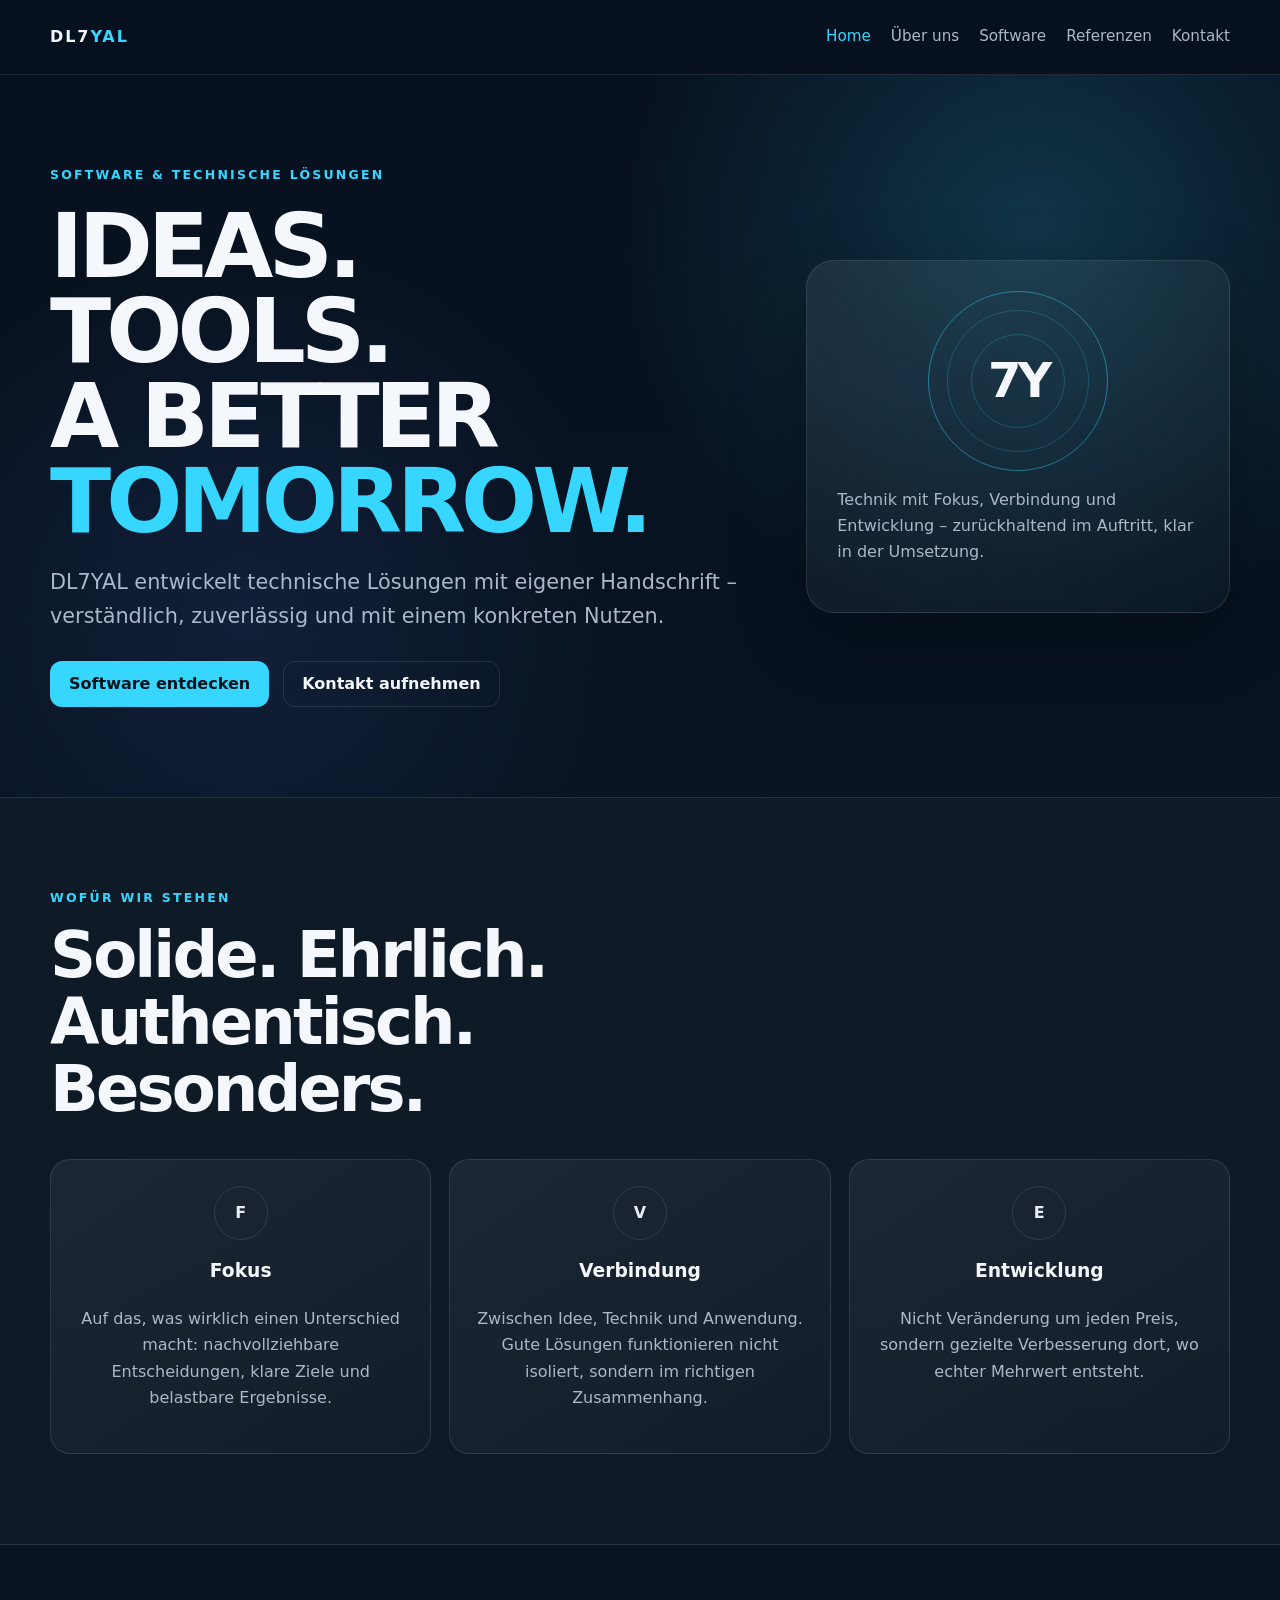
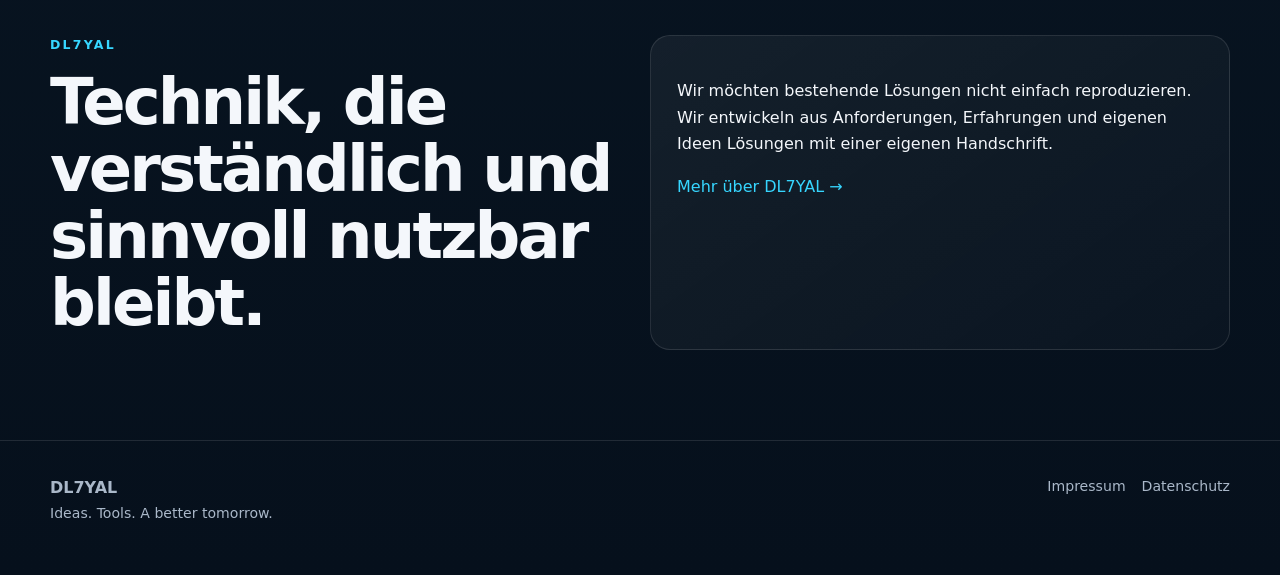
<file: index.html>
<!doctype html><html lang="de"><head><meta charset="utf-8"><meta name="viewport" content="width=device-width,initial-scale=1"><title>DL7YAL – Ideas. Tools. A Better Tomorrow.</title><meta name="description" content="DL7YAL entwickelt Software und technische Lösungen: solide, ehrlich, authentisch und eigenständig."><meta name="theme-color" content="#07111f"><link rel="icon" href="assets/img/favicon.svg" type="image/svg+xml"><link rel="stylesheet" href="assets/css/site.css"></head><body><a class="skip-link" href="#main">Zum Inhalt</a><header class="site-header"><div class="wrap nav"><a class="brand" href="index.html" aria-label="DL7YAL Startseite">DL7<span>YAL</span></a><button class="menu-btn" type="button" aria-expanded="false" aria-label="Navigation öffnen">Menü</button><nav class="nav-links" aria-label="Hauptnavigation"><a class="active" href="index.html">Home</a><a href="ueber-uns.html">Über uns</a><a href="software.html">Software</a><a href="referenzen.html">Referenzen</a><a href="kontakt.html">Kontakt</a></nav></div></header><main id="main"><section class="hero"><div class="wrap hero-grid"><div><div class="eyebrow">Software & technische Lösungen</div><h1>IDEAS.<br>TOOLS.<br>A BETTER <span class="accent">TOMORROW.</span></h1><p class="lead">DL7YAL entwickelt technische Lösungen mit eigener Handschrift – verständlich, zuverlässig und mit einem konkreten Nutzen.</p><div class="actions"><a class="btn primary" href="software.html">Software entdecken</a><a class="btn" href="kontakt.html">Kontakt aufnehmen</a></div></div><aside class="signal-card" aria-label="DL7YAL Core"><div class="signal-mark"><div class="signal-core">7Y</div></div><p class="muted">Technik mit Fokus, Verbindung und Entwicklung – zurückhaltend im Auftritt, klar in der Umsetzung.</p></aside></div></section><section class="section alt values"><div class="wrap"><div class="section-head reveal"><div class="eyebrow">Wofür wir stehen</div><h2>Solide. Ehrlich. Authentisch. Besonders.</h2></div><div class="grid-3"><article class="card reveal"><div class="value-icon">F</div><h3>Fokus</h3><p class="muted">Auf das, was wirklich einen Unterschied macht: nachvollziehbare Entscheidungen, klare Ziele und belastbare Ergebnisse.</p></article><article class="card reveal"><div class="value-icon">V</div><h3>Verbindung</h3><p class="muted">Zwischen Idee, Technik und Anwendung. Gute Lösungen funktionieren nicht isoliert, sondern im richtigen Zusammenhang.</p></article><article class="card reveal"><div class="value-icon">E</div><h3>Entwicklung</h3><p class="muted">Nicht Veränderung um jeden Preis, sondern gezielte Verbesserung dort, wo echter Mehrwert entsteht.</p></article></div></div></section><section class="section"><div class="wrap grid-2"><div class="reveal"><div class="eyebrow">DL7YAL</div><h2>Technik, die verständlich und sinnvoll nutzbar bleibt.</h2></div><div class="card reveal"><p>Wir möchten bestehende Lösungen nicht einfach reproduzieren. Wir entwickeln aus Anforderungen, Erfahrungen und eigenen Ideen Lösungen mit einer eigenen Handschrift.</p><a class="accent" href="ueber-uns.html">Mehr über DL7YAL →</a></div></div></section></main><footer class="site-footer"><div class="wrap footer-grid"><div><strong>DL7YAL</strong><div class="small">Ideas. Tools. A better tomorrow.</div></div><div class="footer-links small"><a href="impressum.html">Impressum</a><a href="datenschutz.html">Datenschutz</a></div></div></footer><script src="assets/js/site.js" defer></script></body></html>
</file>
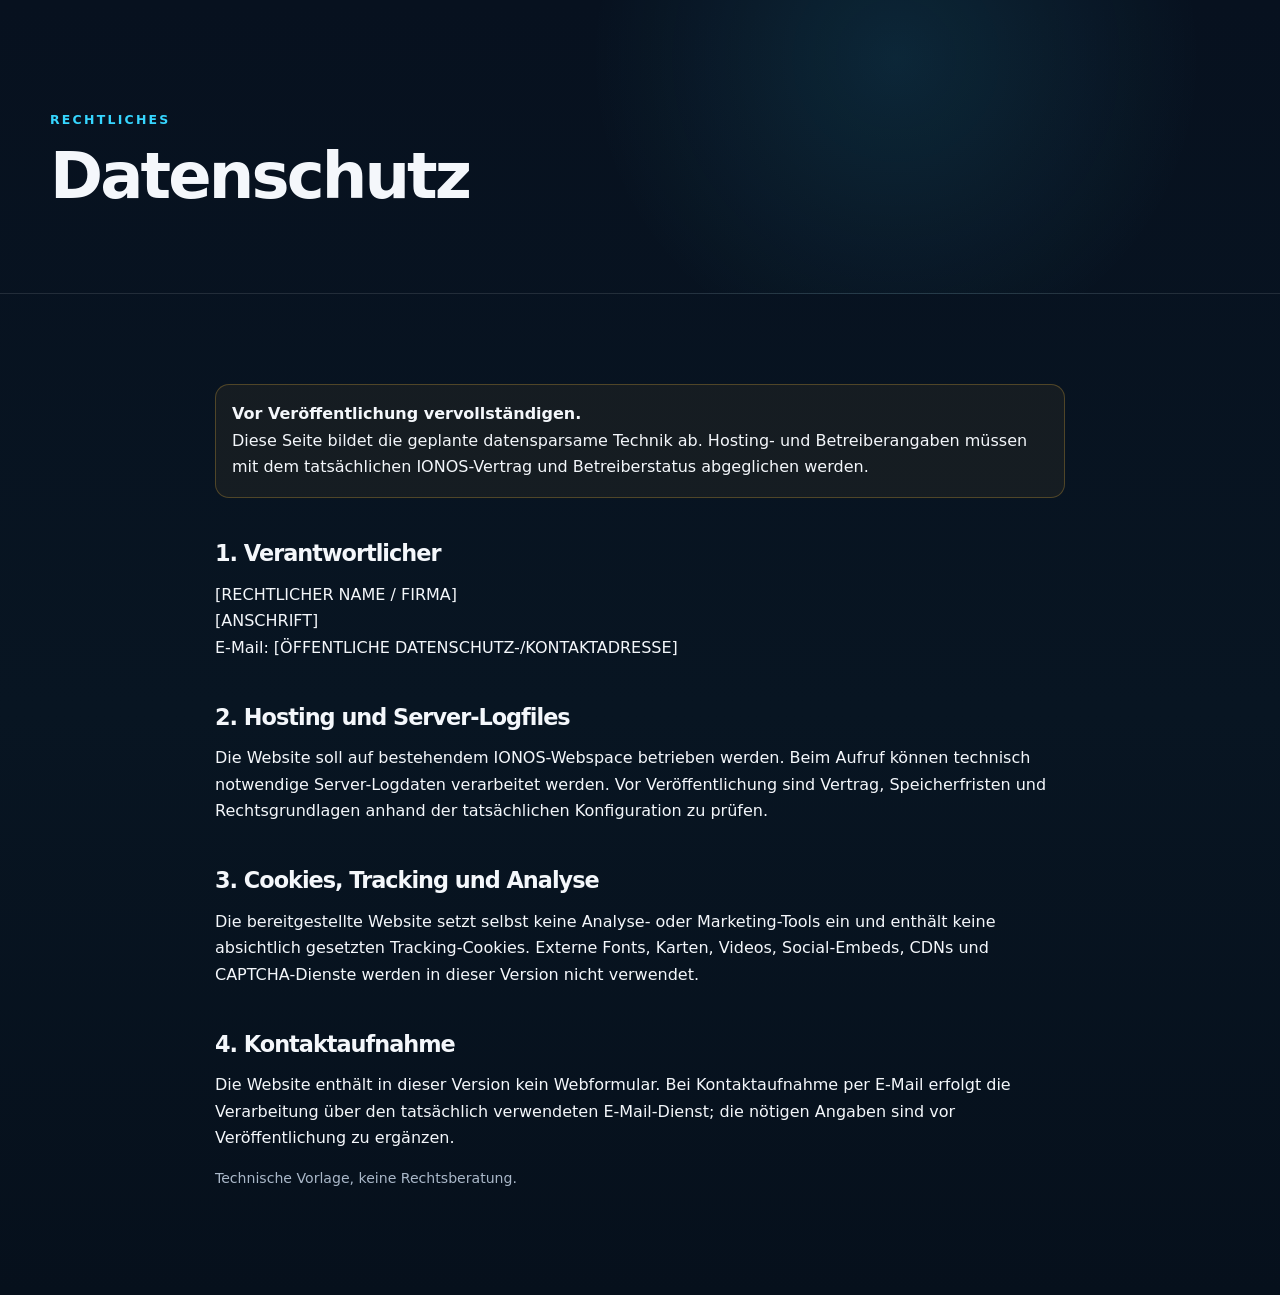
<file: datenschutz.html>
<!doctype html><html lang="de"><head><meta charset="utf-8"><meta name="viewport" content="width=device-width,initial-scale=1"><title>Datenschutz – DL7YAL</title><link rel="icon" href="assets/img/favicon.svg"><link rel="stylesheet" href="assets/css/site.css"></head><body><main id="main"><section class="page-hero"><div class="wrap"><div class="eyebrow">Rechtliches</div><h1>Datenschutz</h1></div></section><section class="section"><div class="wrap legal"><div class="legal-placeholder"><strong>Vor Veröffentlichung vervollständigen.</strong><br>Diese Seite bildet die geplante datensparsame Technik ab. Hosting- und Betreiberangaben müssen mit dem tatsächlichen IONOS-Vertrag und Betreiberstatus abgeglichen werden.</div><h2>1. Verantwortlicher</h2><p>[RECHTLICHER NAME / FIRMA]<br>[ANSCHRIFT]<br>E-Mail: [ÖFFENTLICHE DATENSCHUTZ-/KONTAKTADRESSE]</p><h2>2. Hosting und Server-Logfiles</h2><p>Die Website soll auf bestehendem IONOS-Webspace betrieben werden. Beim Aufruf können technisch notwendige Server-Logdaten verarbeitet werden. Vor Veröffentlichung sind Vertrag, Speicherfristen und Rechtsgrundlagen anhand der tatsächlichen Konfiguration zu prüfen.</p><h2>3. Cookies, Tracking und Analyse</h2><p>Die bereitgestellte Website setzt selbst keine Analyse- oder Marketing-Tools ein und enthält keine absichtlich gesetzten Tracking-Cookies. Externe Fonts, Karten, Videos, Social-Embeds, CDNs und CAPTCHA-Dienste werden in dieser Version nicht verwendet.</p><h2>4. Kontaktaufnahme</h2><p>Die Website enthält in dieser Version kein Webformular. Bei Kontaktaufnahme per E-Mail erfolgt die Verarbeitung über den tatsächlich verwendeten E-Mail-Dienst; die nötigen Angaben sind vor Veröffentlichung zu ergänzen.</p><p class="muted small">Technische Vorlage, keine Rechtsberatung.</p></div></section></main></body></html>
</file>
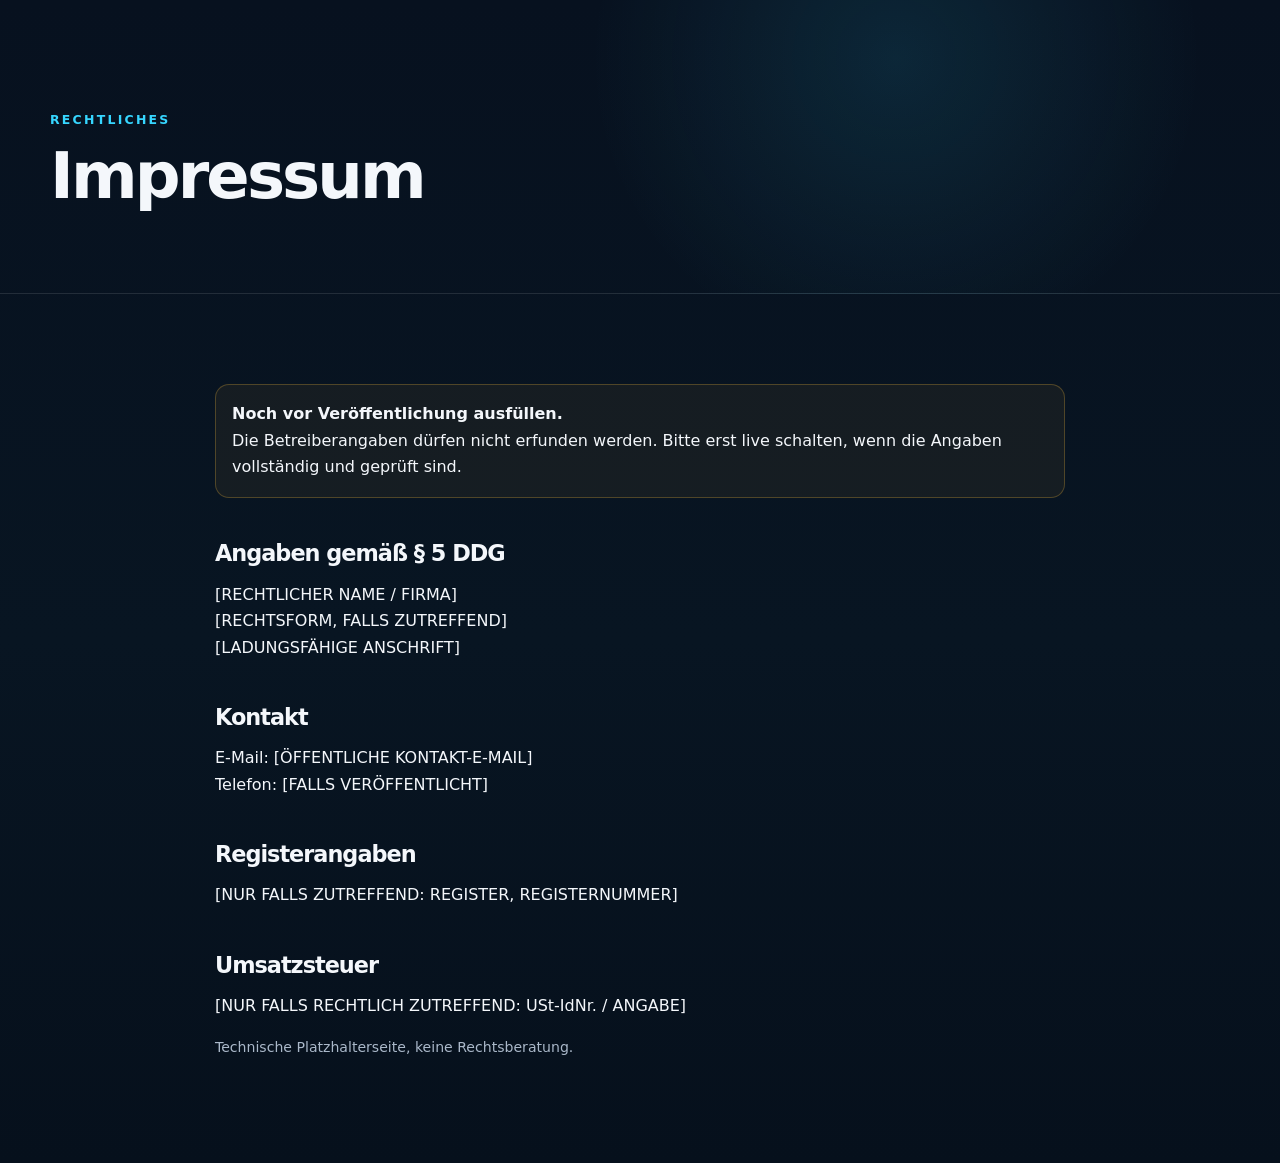
<file: impressum.html>
<!doctype html><html lang="de"><head><meta charset="utf-8"><meta name="viewport" content="width=device-width,initial-scale=1"><title>Impressum – DL7YAL</title><link rel="icon" href="assets/img/favicon.svg"><link rel="stylesheet" href="assets/css/site.css"></head><body><main id="main"><section class="page-hero"><div class="wrap"><div class="eyebrow">Rechtliches</div><h1>Impressum</h1></div></section><section class="section"><div class="wrap legal"><div class="legal-placeholder"><strong>Noch vor Veröffentlichung ausfüllen.</strong><br>Die Betreiberangaben dürfen nicht erfunden werden. Bitte erst live schalten, wenn die Angaben vollständig und geprüft sind.</div><h2>Angaben gemäß § 5 DDG</h2><p>[RECHTLICHER NAME / FIRMA]<br>[RECHTSFORM, FALLS ZUTREFFEND]<br>[LADUNGSFÄHIGE ANSCHRIFT]</p><h2>Kontakt</h2><p>E-Mail: [ÖFFENTLICHE KONTAKT-E-MAIL]<br>Telefon: [FALLS VERÖFFENTLICHT]</p><h2>Registerangaben</h2><p>[NUR FALLS ZUTREFFEND: REGISTER, REGISTERNUMMER]</p><h2>Umsatzsteuer</h2><p>[NUR FALLS RECHTLICH ZUTREFFEND: USt-IdNr. / ANGABE]</p><p class="muted small">Technische Platzhalterseite, keine Rechtsberatung.</p></div></section></main></body></html>
</file>
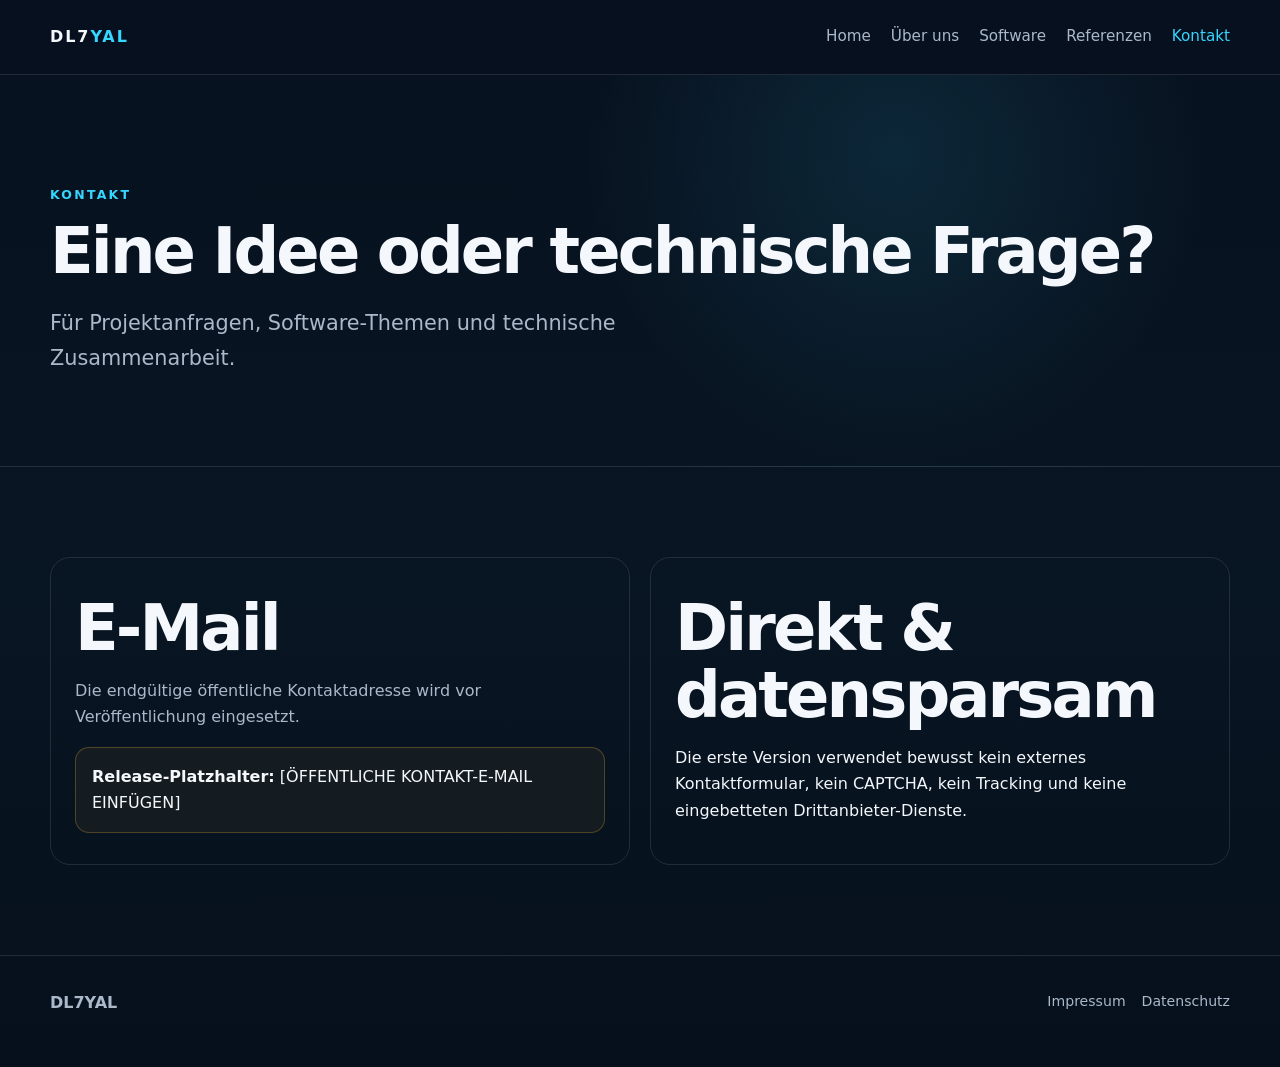
<file: kontakt.html>
<!doctype html><html lang="de"><head><meta charset="utf-8"><meta name="viewport" content="width=device-width,initial-scale=1"><title>Kontakt – DL7YAL</title><meta name="description" content="Kontakt zu DL7YAL für Software, technische Lösungen und Projektanfragen."><link rel="icon" href="assets/img/favicon.svg"><link rel="stylesheet" href="assets/css/site.css"></head><body><header class="site-header"><div class="wrap nav"><a class="brand" href="index.html">DL7<span>YAL</span></a><button class="menu-btn" type="button" aria-expanded="false">Menü</button><nav class="nav-links"><a href="index.html">Home</a><a href="ueber-uns.html">Über uns</a><a href="software.html">Software</a><a href="referenzen.html">Referenzen</a><a class="active" href="kontakt.html">Kontakt</a></nav></div></header><main id="main"><section class="page-hero"><div class="wrap"><div class="eyebrow">Kontakt</div><h1>Eine Idee oder technische Frage?</h1><p class="lead">Für Projektanfragen, Software-Themen und technische Zusammenarbeit.</p></div></section><section class="section"><div class="wrap contact-box"><div class="contact-method reveal"><h2>E-Mail</h2><p class="muted">Die endgültige öffentliche Kontaktadresse wird vor Veröffentlichung eingesetzt.</p><div class="legal-placeholder"><strong>Release-Platzhalter:</strong> [ÖFFENTLICHE KONTAKT-E-MAIL EINFÜGEN]</div></div><div class="contact-method reveal"><h2>Direkt & datensparsam</h2><p>Die erste Version verwendet bewusst kein externes Kontaktformular, kein CAPTCHA, kein Tracking und keine eingebetteten Drittanbieter-Dienste.</p></div></div></section></main><footer class="site-footer"><div class="wrap footer-grid"><strong>DL7YAL</strong><div class="footer-links small"><a href="impressum.html">Impressum</a><a href="datenschutz.html">Datenschutz</a></div></div></footer><script src="assets/js/site.js" defer></script></body></html>
</file>
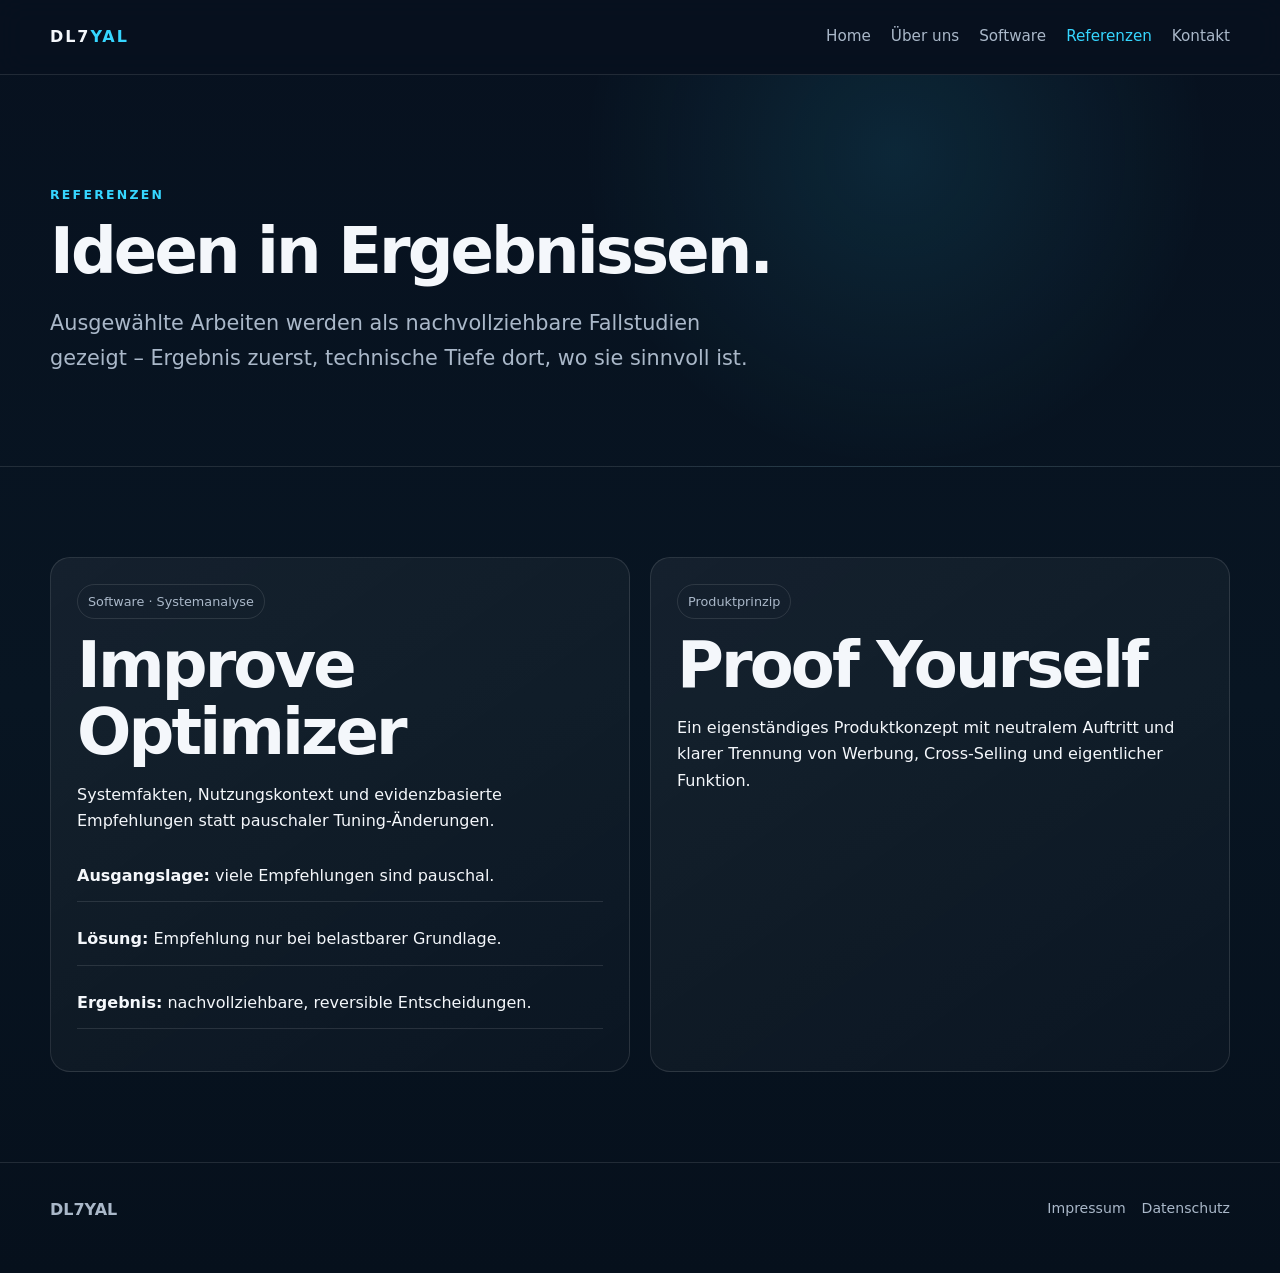
<file: referenzen.html>
<!doctype html><html lang="de"><head><meta charset="utf-8"><meta name="viewport" content="width=device-width,initial-scale=1"><title>Referenzen – DL7YAL</title><meta name="description" content="Ausgewählte Referenzen und Fallstudien von DL7YAL."><link rel="icon" href="assets/img/favicon.svg"><link rel="stylesheet" href="assets/css/site.css"></head><body><header class="site-header"><div class="wrap nav"><a class="brand" href="index.html">DL7<span>YAL</span></a><button class="menu-btn" type="button" aria-expanded="false">Menü</button><nav class="nav-links"><a href="index.html">Home</a><a href="ueber-uns.html">Über uns</a><a href="software.html">Software</a><a class="active" href="referenzen.html">Referenzen</a><a href="kontakt.html">Kontakt</a></nav></div></header><main id="main"><section class="page-hero"><div class="wrap"><div class="eyebrow">Referenzen</div><h1>Ideen in Ergebnissen.</h1><p class="lead">Ausgewählte Arbeiten werden als nachvollziehbare Fallstudien gezeigt – Ergebnis zuerst, technische Tiefe dort, wo sie sinnvoll ist.</p></div></section><section class="section"><div class="wrap grid-2"><article class="card reveal"><span class="tag">Software · Systemanalyse</span><h2>Improve Optimizer</h2><p>Systemfakten, Nutzungskontext und evidenzbasierte Empfehlungen statt pauschaler Tuning-Änderungen.</p><ul class="list"><li><strong>Ausgangslage:</strong> viele Empfehlungen sind pauschal.</li><li><strong>Lösung:</strong> Empfehlung nur bei belastbarer Grundlage.</li><li><strong>Ergebnis:</strong> nachvollziehbare, reversible Entscheidungen.</li></ul></article><article class="card reveal"><span class="tag">Produktprinzip</span><h2>Proof Yourself</h2><p>Ein eigenständiges Produktkonzept mit neutralem Auftritt und klarer Trennung von Werbung, Cross-Selling und eigentlicher Funktion.</p></article></div></section></main><footer class="site-footer"><div class="wrap footer-grid"><strong>DL7YAL</strong><div class="footer-links small"><a href="impressum.html">Impressum</a><a href="datenschutz.html">Datenschutz</a></div></div></footer><script src="assets/js/site.js" defer></script></body></html>
</file>
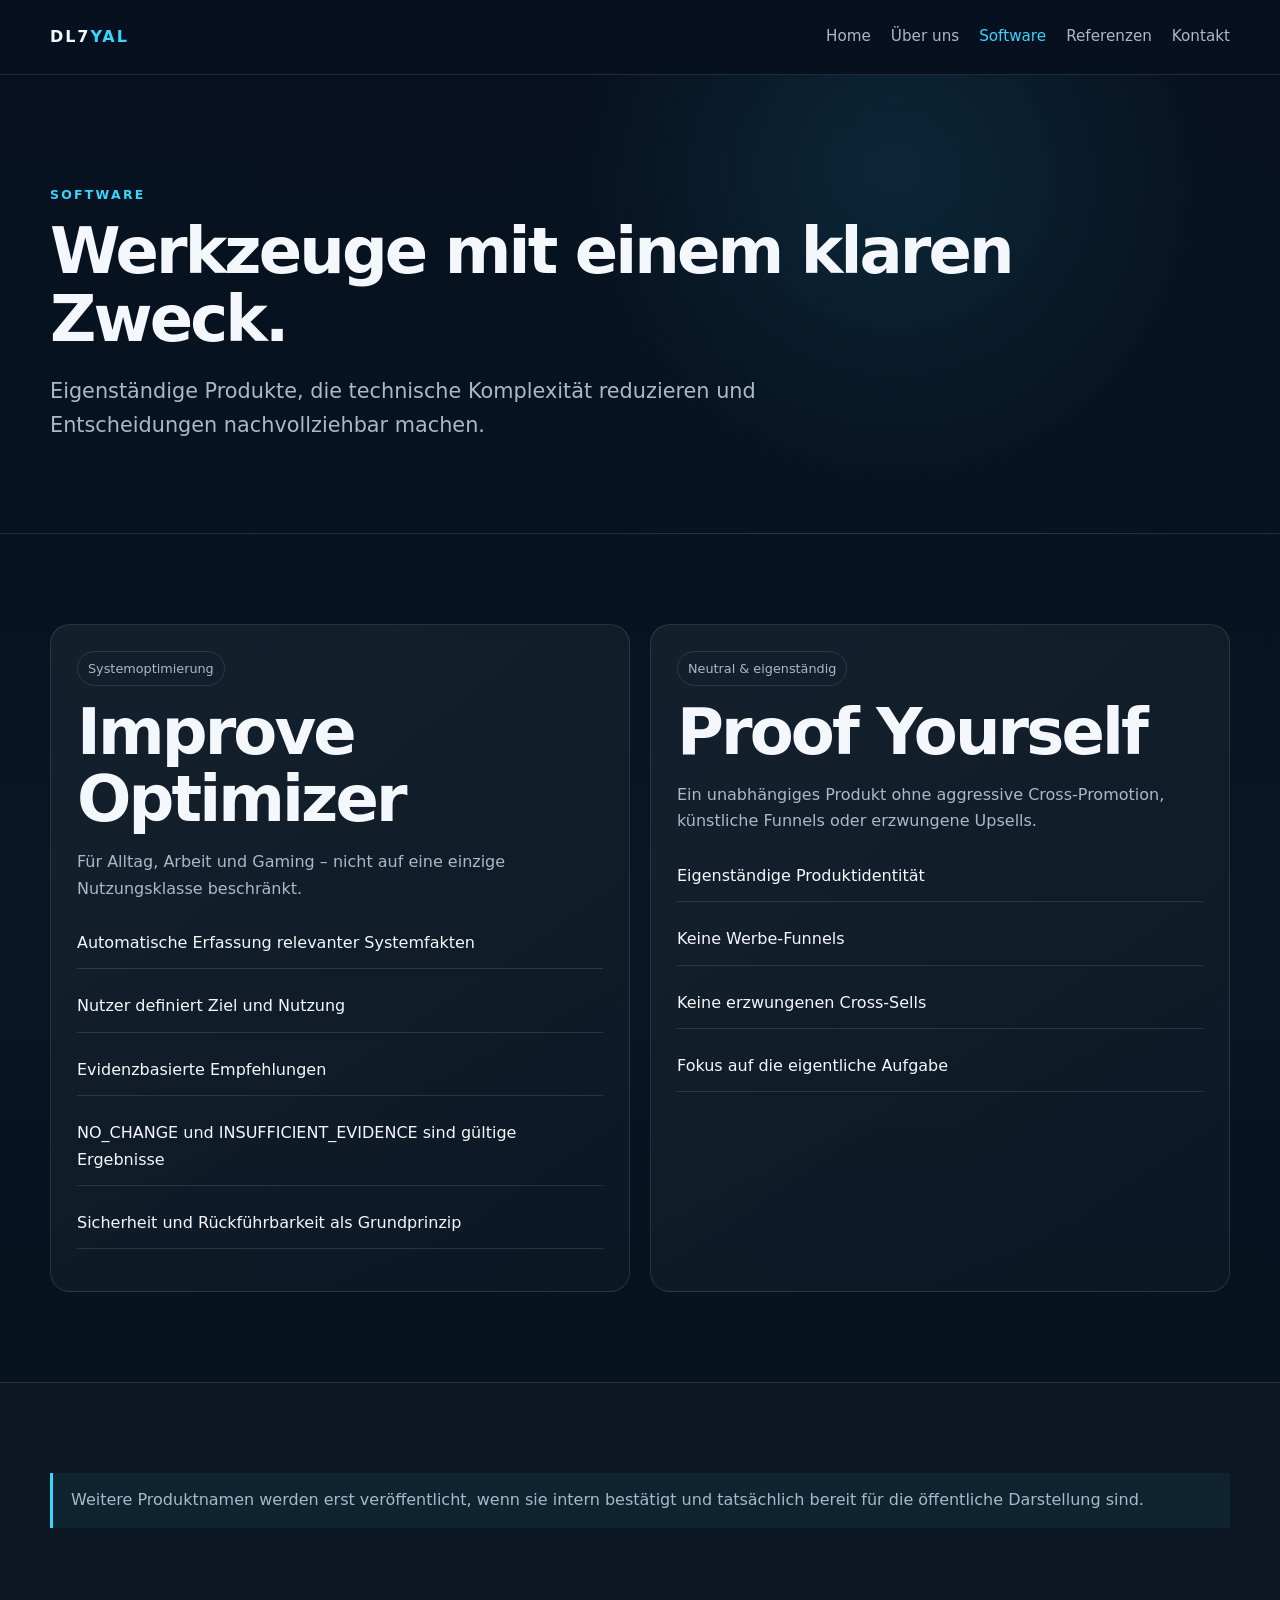
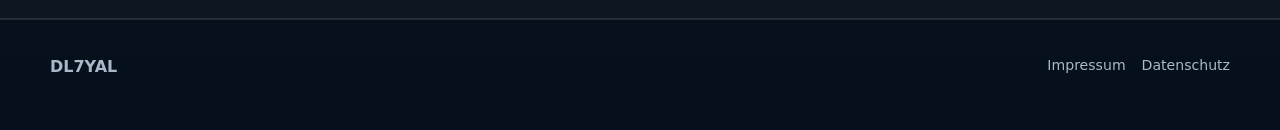
<file: software.html>
<!doctype html><html lang="de"><head><meta charset="utf-8"><meta name="viewport" content="width=device-width,initial-scale=1"><title>Software – DL7YAL</title><meta name="description" content="Softwareprodukte von DL7YAL: eigenständig, nachvollziehbar und ohne künstliche Produkt-Funnels."><link rel="icon" href="assets/img/favicon.svg"><link rel="stylesheet" href="assets/css/site.css"></head><body><header class="site-header"><div class="wrap nav"><a class="brand" href="index.html">DL7<span>YAL</span></a><button class="menu-btn" type="button" aria-expanded="false">Menü</button><nav class="nav-links"><a href="index.html">Home</a><a href="ueber-uns.html">Über uns</a><a class="active" href="software.html">Software</a><a href="referenzen.html">Referenzen</a><a href="kontakt.html">Kontakt</a></nav></div></header><main id="main"><section class="page-hero"><div class="wrap"><div class="eyebrow">Software</div><h1>Werkzeuge mit einem klaren Zweck.</h1><p class="lead">Eigenständige Produkte, die technische Komplexität reduzieren und Entscheidungen nachvollziehbar machen.</p></div></section><section class="section"><div class="wrap grid-2"><article class="card reveal"><span class="tag">Systemoptimierung</span><h2>Improve Optimizer</h2><p class="muted">Für Alltag, Arbeit und Gaming – nicht auf eine einzige Nutzungsklasse beschränkt.</p><ul class="list"><li>Automatische Erfassung relevanter Systemfakten</li><li>Nutzer definiert Ziel und Nutzung</li><li>Evidenzbasierte Empfehlungen</li><li>NO_CHANGE und INSUFFICIENT_EVIDENCE sind gültige Ergebnisse</li><li>Sicherheit und Rückführbarkeit als Grundprinzip</li></ul></article><article class="card reveal"><span class="tag">Neutral & eigenständig</span><h2>Proof Yourself</h2><p class="muted">Ein unabhängiges Produkt ohne aggressive Cross-Promotion, künstliche Funnels oder erzwungene Upsells.</p><ul class="list"><li>Eigenständige Produktidentität</li><li>Keine Werbe-Funnels</li><li>Keine erzwungenen Cross-Sells</li><li>Fokus auf die eigentliche Aufgabe</li></ul></article></div></section><section class="section alt"><div class="wrap"><div class="notice">Weitere Produktnamen werden erst veröffentlicht, wenn sie intern bestätigt und tatsächlich bereit für die öffentliche Darstellung sind.</div></div></section></main><footer class="site-footer"><div class="wrap footer-grid"><strong>DL7YAL</strong><div class="footer-links small"><a href="impressum.html">Impressum</a><a href="datenschutz.html">Datenschutz</a></div></div></footer><script src="assets/js/site.js" defer></script></body></html>
</file>
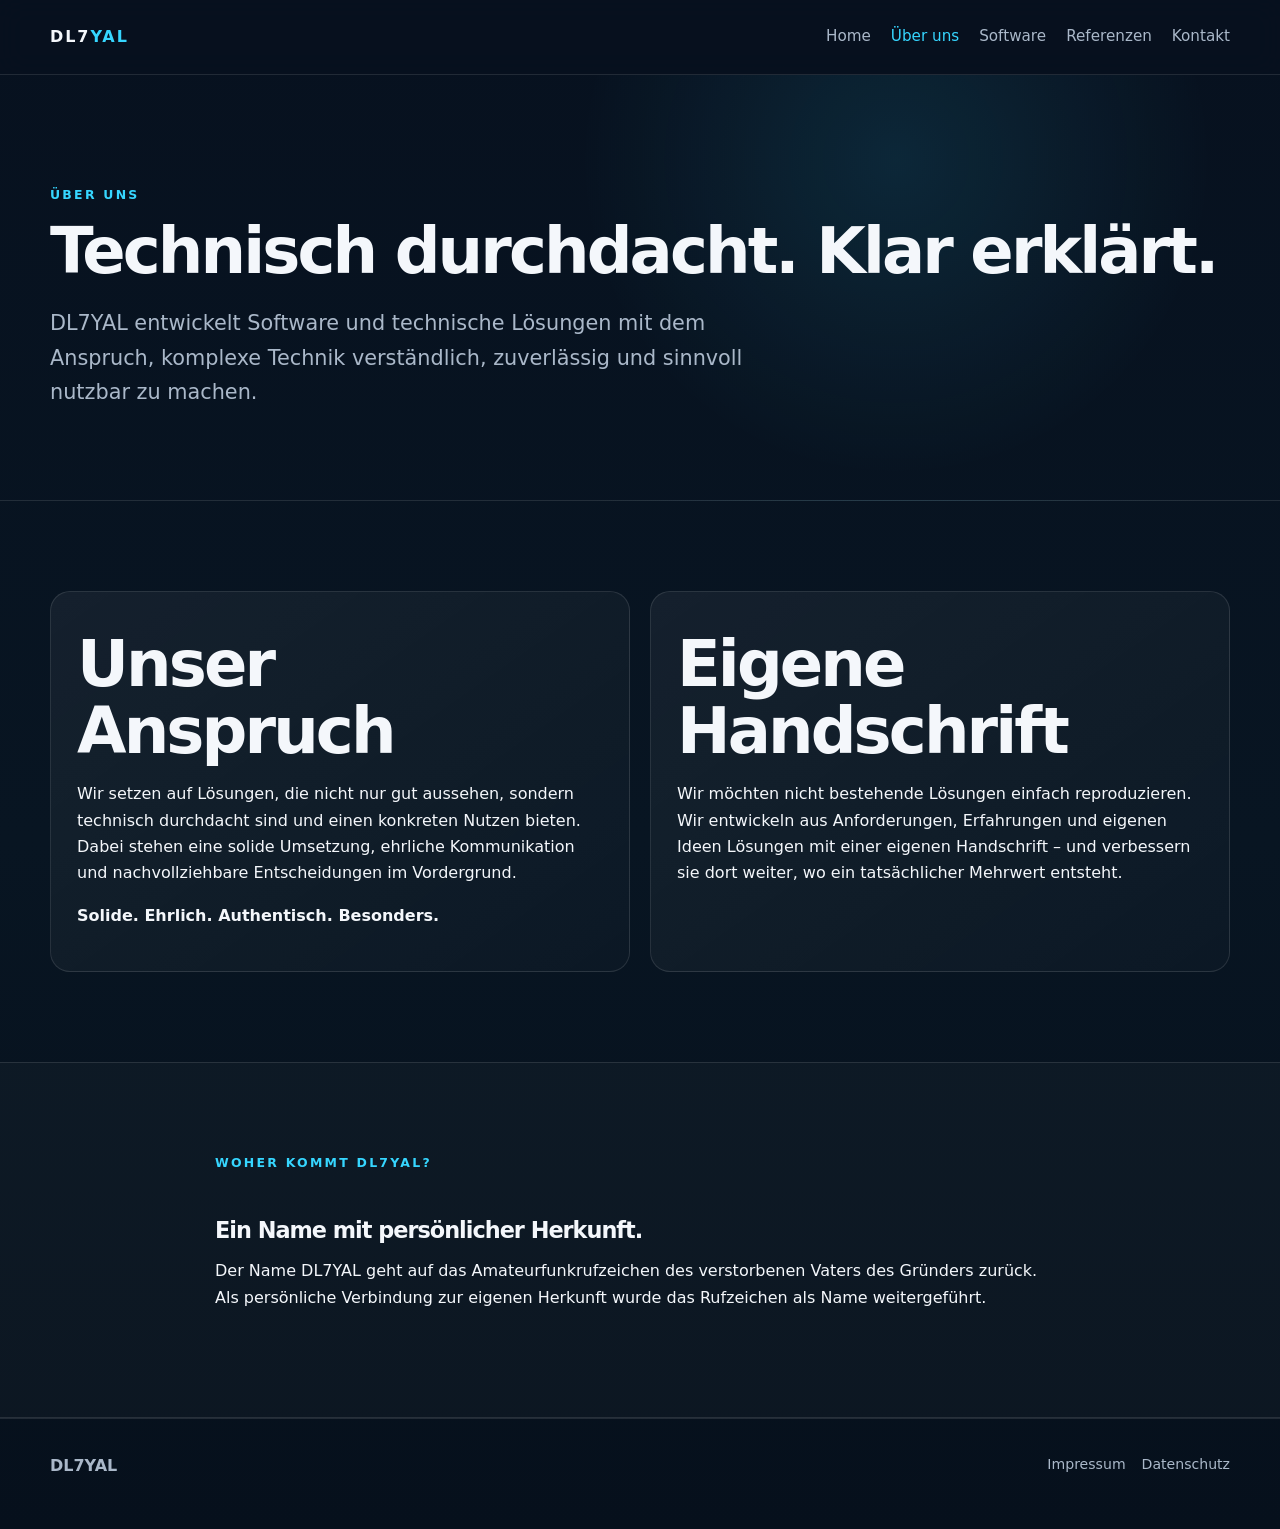
<file: ueber-uns.html>
<!doctype html><html lang="de"><head><meta charset="utf-8"><meta name="viewport" content="width=device-width,initial-scale=1"><title>Über uns – DL7YAL</title><meta name="description" content="Über DL7YAL: technische Kompetenz, ehrliche Kommunikation und Lösungen mit eigener Handschrift."><link rel="icon" href="assets/img/favicon.svg"><link rel="stylesheet" href="assets/css/site.css"></head><body><header class="site-header"><div class="wrap nav"><a class="brand" href="index.html">DL7<span>YAL</span></a><button class="menu-btn" type="button" aria-expanded="false">Menü</button><nav class="nav-links"><a href="index.html">Home</a><a class="active" href="ueber-uns.html">Über uns</a><a href="software.html">Software</a><a href="referenzen.html">Referenzen</a><a href="kontakt.html">Kontakt</a></nav></div></header><main id="main"><section class="page-hero"><div class="wrap"><div class="eyebrow">Über uns</div><h1>Technisch durchdacht. Klar erklärt.</h1><p class="lead">DL7YAL entwickelt Software und technische Lösungen mit dem Anspruch, komplexe Technik verständlich, zuverlässig und sinnvoll nutzbar zu machen.</p></div></section><section class="section"><div class="wrap grid-2"><article class="card reveal"><h2>Unser Anspruch</h2><p>Wir setzen auf Lösungen, die nicht nur gut aussehen, sondern technisch durchdacht sind und einen konkreten Nutzen bieten. Dabei stehen eine solide Umsetzung, ehrliche Kommunikation und nachvollziehbare Entscheidungen im Vordergrund.</p><p><strong>Solide. Ehrlich. Authentisch. Besonders.</strong></p></article><article class="card reveal"><h2>Eigene Handschrift</h2><p>Wir möchten nicht bestehende Lösungen einfach reproduzieren. Wir entwickeln aus Anforderungen, Erfahrungen und eigenen Ideen Lösungen mit einer eigenen Handschrift – und verbessern sie dort weiter, wo ein tatsächlicher Mehrwert entsteht.</p></article></div></section><section class="section alt"><div class="wrap legal reveal"><div class="eyebrow">Woher kommt DL7YAL?</div><h2>Ein Name mit persönlicher Herkunft.</h2><p>Der Name DL7YAL geht auf das Amateurfunkrufzeichen des verstorbenen Vaters des Gründers zurück. Als persönliche Verbindung zur eigenen Herkunft wurde das Rufzeichen als Name weitergeführt.</p></div></section></main><footer class="site-footer"><div class="wrap footer-grid"><strong>DL7YAL</strong><div class="footer-links small"><a href="impressum.html">Impressum</a><a href="datenschutz.html">Datenschutz</a></div></div></footer><script src="assets/js/site.js" defer></script></body></html>
</file>
<file: assets/css/site.css>
:root{--bg:#07111f;--bg2:#0b182a;--panel:#0e2035;--text:#f4f7fb;--muted:#aab8c9;--line:rgba(255,255,255,.11);--accent:#36d6ff;--max:1180px;--radius:20px;--shadow:0 24px 70px rgba(0,0,0,.32)}*{box-sizing:border-box}html{scroll-behavior:smooth}body{margin:0;font-family:Inter,ui-sans-serif,system-ui,-apple-system,BlinkMacSystemFont,"Segoe UI",sans-serif;background:linear-gradient(180deg,var(--bg),#081522 55%,#06101c);color:var(--text);line-height:1.65}a{color:inherit;text-decoration:none}img{max-width:100%;display:block}.wrap{width:min(calc(100% - 36px),var(--max));margin:auto}.site-header{position:sticky;top:0;z-index:20;background:rgba(7,17,31,.86);backdrop-filter:blur(14px);border-bottom:1px solid var(--line)}.nav{min-height:74px;display:flex;align-items:center;gap:24px}.brand{font-weight:800;letter-spacing:.12em}.brand span{color:var(--accent)}.nav-links{margin-left:auto;display:flex;gap:20px;align-items:center}.nav-links a{color:var(--muted);font-size:.95rem}.nav-links a:hover,.nav-links a.active{color:var(--accent)}.menu-btn{display:none;margin-left:auto;background:none;border:1px solid var(--line);color:var(--text);border-radius:12px;padding:9px 12px}.hero{min-height:72vh;display:grid;align-items:center;position:relative;overflow:hidden}.hero:before{content:"";position:absolute;inset:-20%;background:radial-gradient(circle at 72% 30%,rgba(54,214,255,.18),transparent 28%),radial-gradient(circle at 28% 68%,rgba(100,130,255,.11),transparent 26%);pointer-events:none}.hero-grid{position:relative;display:grid;grid-template-columns:1.25fr .75fr;gap:50px;align-items:center;padding:90px 0}.eyebrow{text-transform:uppercase;letter-spacing:.18em;font-size:.78rem;color:var(--accent);font-weight:700}.hero h1{font-size:clamp(3rem,7vw,6.4rem);line-height:.95;letter-spacing:-.055em;margin:.2em 0}.accent{color:var(--accent)}.lead{font-size:clamp(1.05rem,2vw,1.3rem);max-width:720px;color:var(--muted)}.actions{display:flex;gap:14px;flex-wrap:wrap;margin-top:28px}.btn{display:inline-flex;align-items:center;justify-content:center;min-height:46px;padding:0 18px;border-radius:12px;border:1px solid var(--line);font-weight:700}.btn.primary{background:var(--accent);color:#00131a;border-color:transparent}.btn:hover{transform:translateY(-1px)}.signal-card{border:1px solid var(--line);border-radius:28px;padding:30px;background:linear-gradient(145deg,rgba(255,255,255,.07),rgba(255,255,255,.02));box-shadow:var(--shadow)}.signal-mark{width:180px;aspect-ratio:1;margin:auto;border-radius:50%;border:1px solid rgba(54,214,255,.45);display:grid;place-items:center;position:relative}.signal-mark:before,.signal-mark:after{content:"";position:absolute;border-radius:50%;border:1px solid rgba(54,214,255,.22)}.signal-mark:before{inset:18px}.signal-mark:after{inset:42px}.signal-core{font-size:3rem;font-weight:900;letter-spacing:-.08em}.section{padding:90px 0}.section.alt{background:rgba(255,255,255,.025);border-block:1px solid var(--line)}.section-head{max-width:760px;margin-bottom:36px}.section h2,.page-hero h1{font-size:clamp(2.1rem,5vw,4rem);line-height:1.05;letter-spacing:-.045em;margin:.2em 0}.grid-3{display:grid;grid-template-columns:repeat(3,1fr);gap:18px}.grid-2{display:grid;grid-template-columns:repeat(2,1fr);gap:20px}.card{border:1px solid var(--line);border-radius:var(--radius);padding:26px;background:linear-gradient(145deg,rgba(255,255,255,.055),rgba(255,255,255,.018))}.card h3{margin-top:0}.muted{color:var(--muted)}.values .card{text-align:center}.value-icon{width:54px;height:54px;margin:0 auto 16px;border:1px solid var(--line);border-radius:50%;display:grid;place-items:center;color:#e7edf4;font-weight:800}.page-hero{padding:110px 0 70px;border-bottom:1px solid var(--line);background:radial-gradient(circle at 70% 20%,rgba(54,214,255,.11),transparent 33%)}.list{display:grid;gap:12px;padding:0;list-style:none}.list li{border-bottom:1px solid var(--line);padding:12px 0}.tag{display:inline-flex;border:1px solid var(--line);border-radius:999px;padding:6px 10px;font-size:.8rem;color:var(--muted)}.notice{border-left:3px solid var(--accent);padding:14px 18px;background:rgba(54,214,255,.06);color:var(--muted)}.site-footer{border-top:1px solid var(--line);padding:34px 0 50px;color:var(--muted)}.footer-grid{display:flex;gap:24px;justify-content:space-between;align-items:flex-start}.footer-links{display:flex;gap:16px;flex-wrap:wrap}.small{font-size:.88rem}.contact-box{display:grid;grid-template-columns:1fr 1fr;gap:20px}.contact-method{padding:24px;border:1px solid var(--line);border-radius:var(--radius)}.legal{max-width:850px}.legal h2{font-size:1.4rem;margin-top:2em}.legal-placeholder{background:rgba(255,190,60,.06);border:1px solid rgba(255,190,60,.25);border-radius:14px;padding:16px}.skip-link{position:absolute;left:-9999px}.skip-link:focus{left:12px;top:12px;z-index:99;background:#fff;color:#000;padding:10px}.reveal{opacity:0;transform:translateY(14px);transition:.6s ease}.reveal.visible{opacity:1;transform:none}@media(max-width:820px){.hero-grid,.grid-3,.grid-2,.contact-box{grid-template-columns:1fr}.hero{min-height:auto}.nav-links{display:none;position:absolute;top:74px;left:0;right:0;background:#07111f;border-bottom:1px solid var(--line);padding:18px;flex-direction:column;align-items:flex-start}.nav-links.open{display:flex}.menu-btn{display:block}.signal-card{max-width:420px}.section{padding:64px 0}.footer-grid{flex-direction:column}}@media(prefers-reduced-motion:reduce){*{scroll-behavior:auto!important}.reveal{opacity:1;transform:none;transition:none}}
</file>
